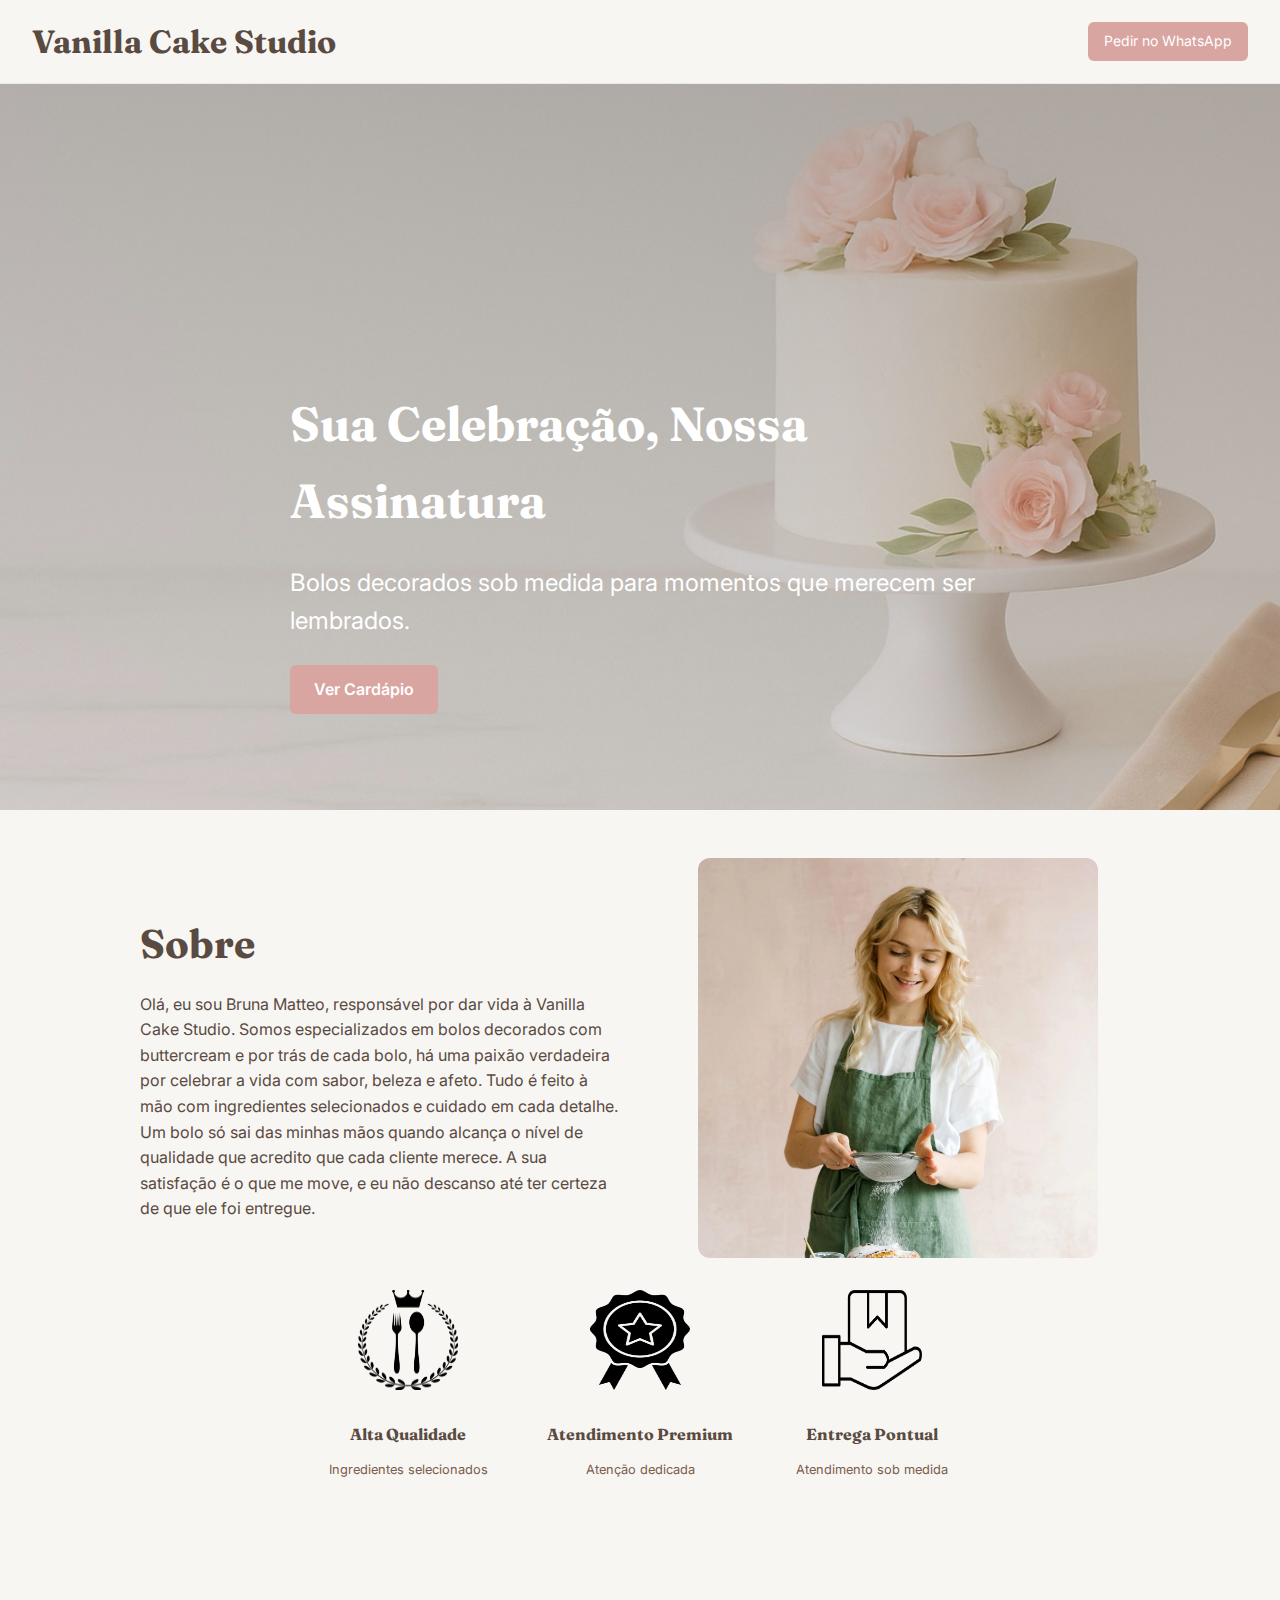
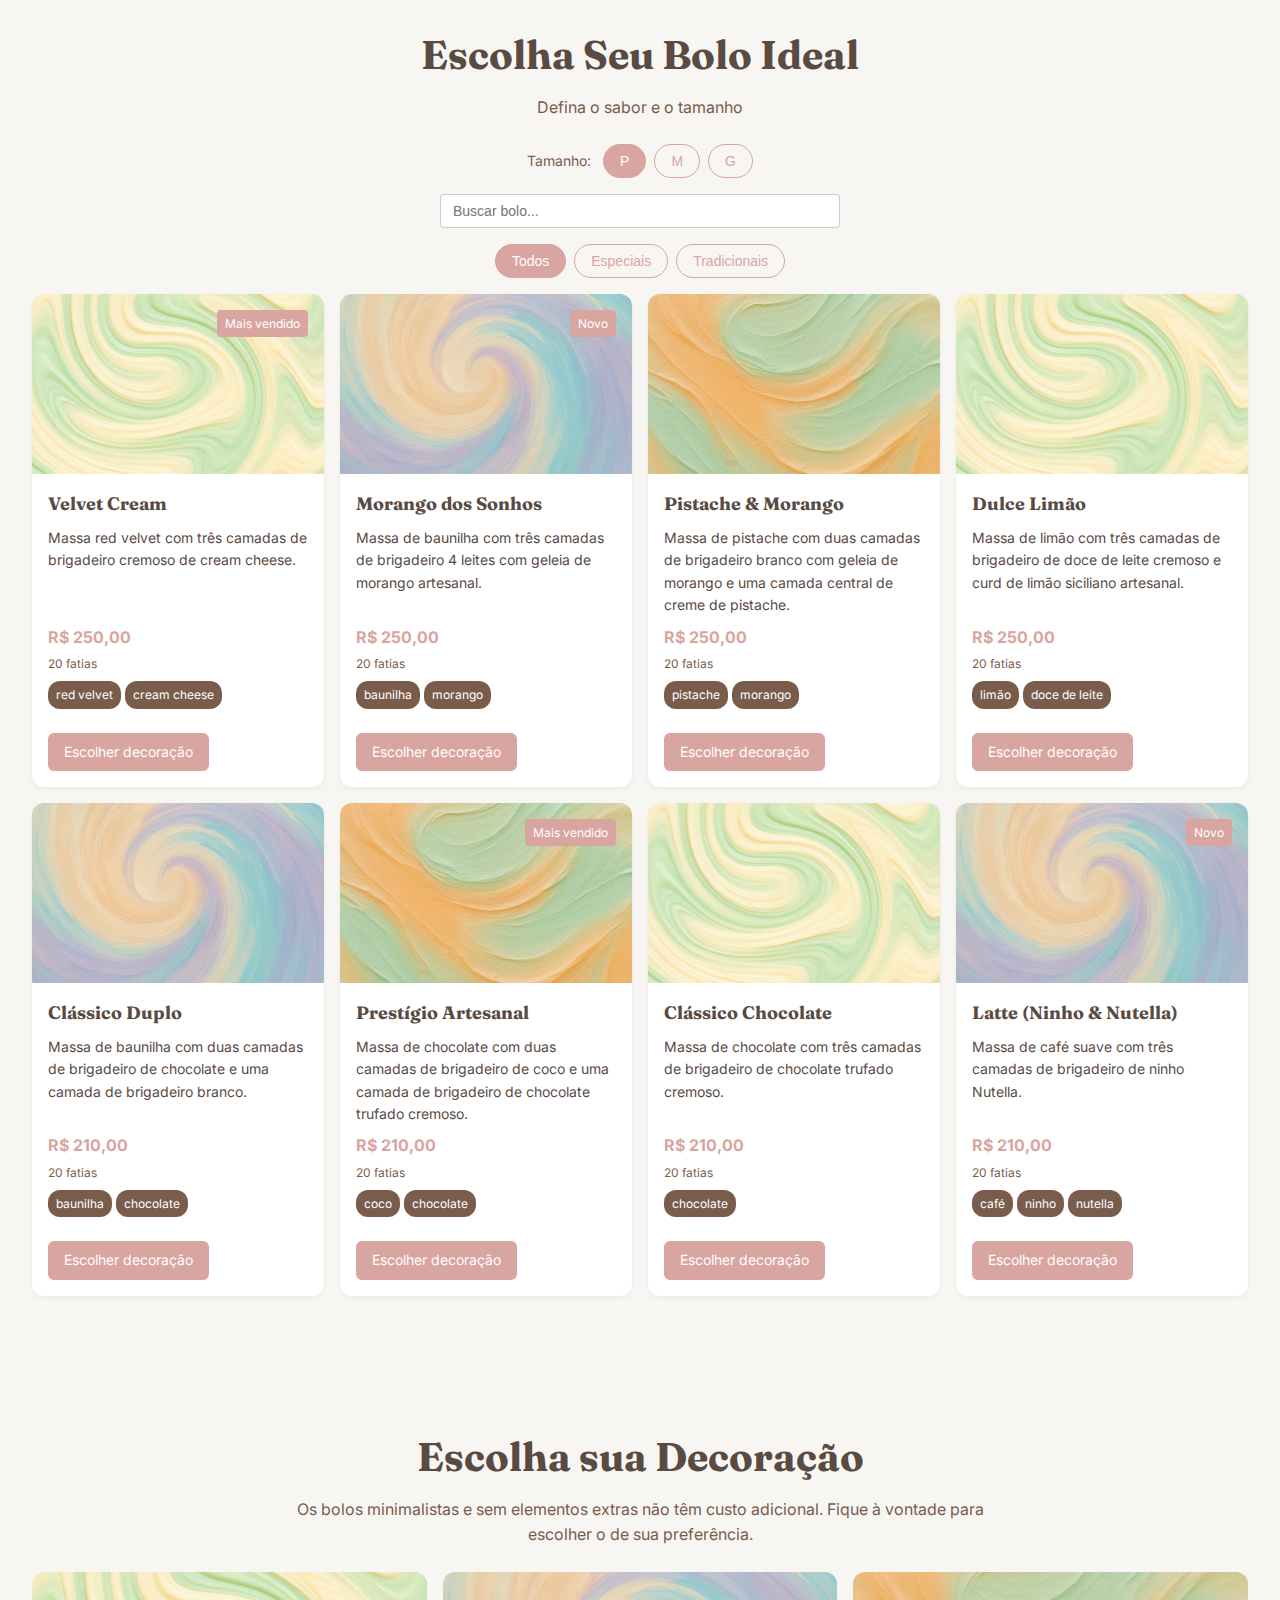
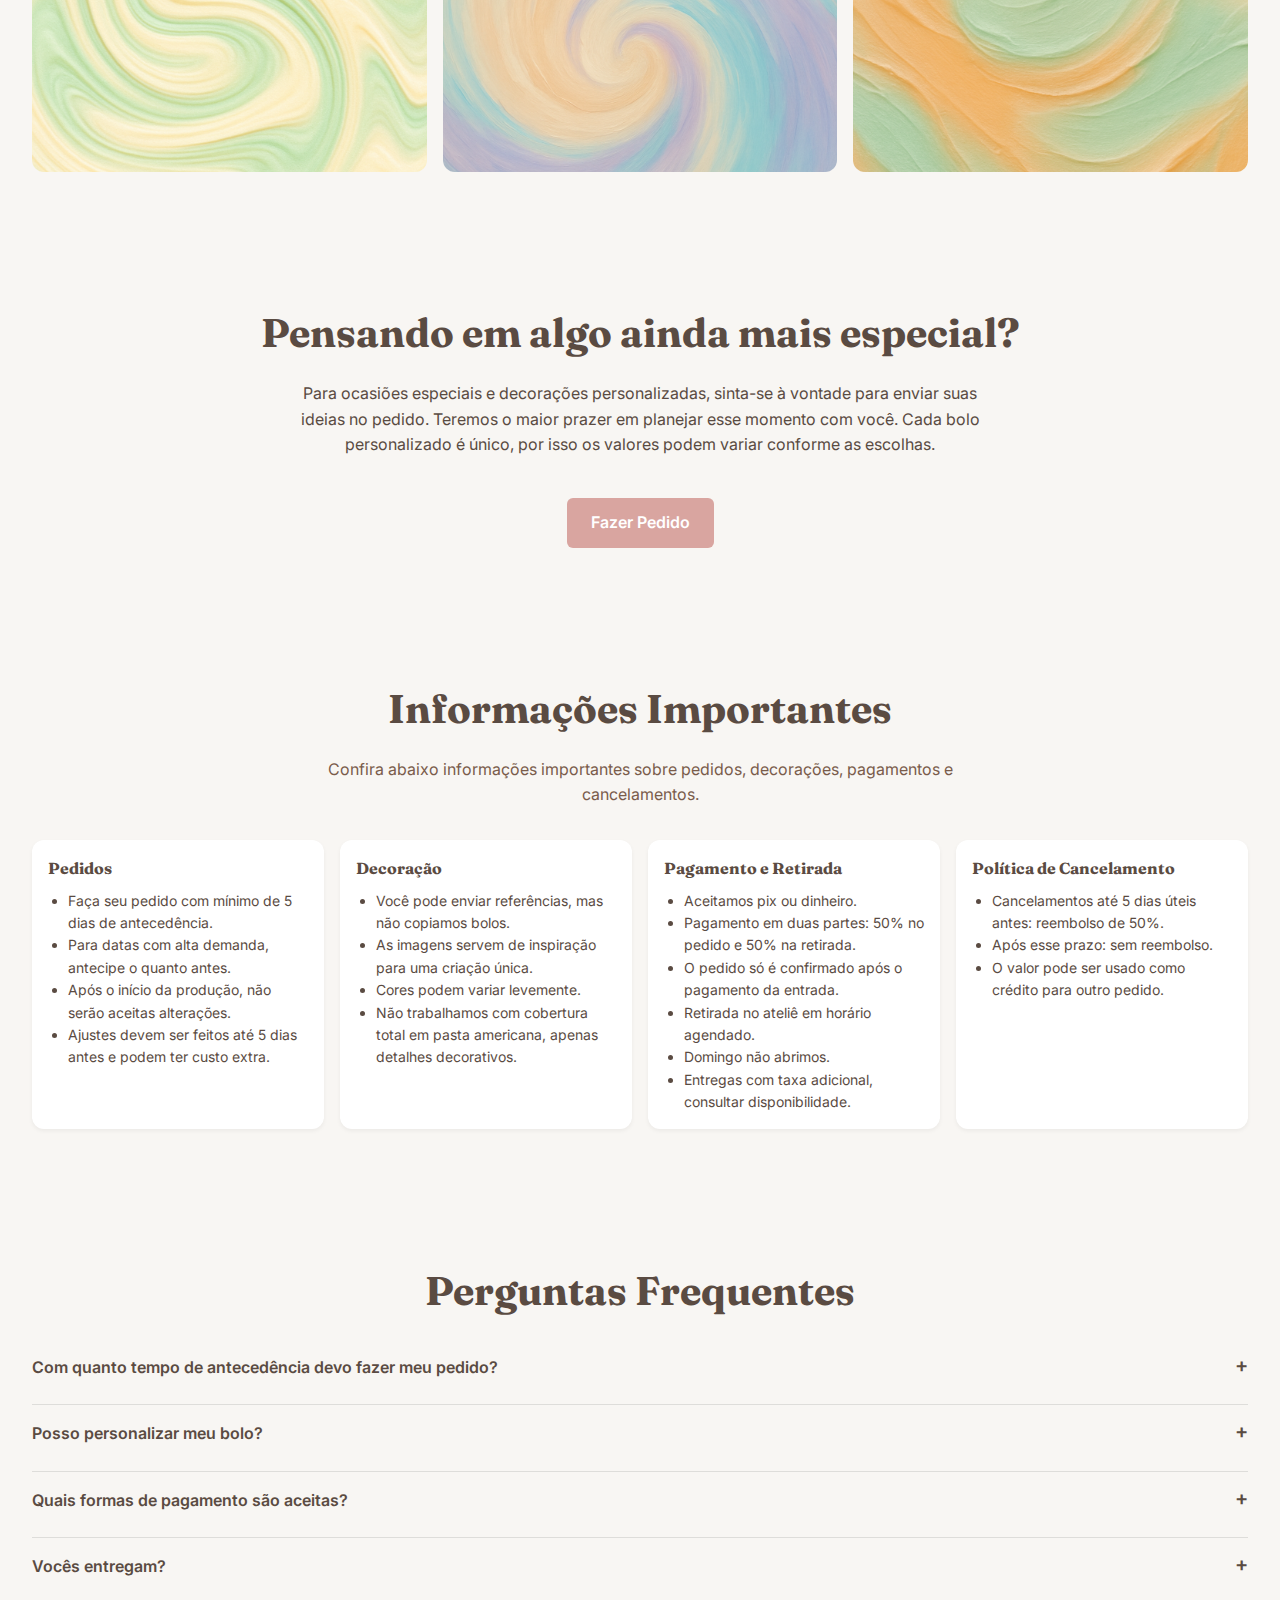
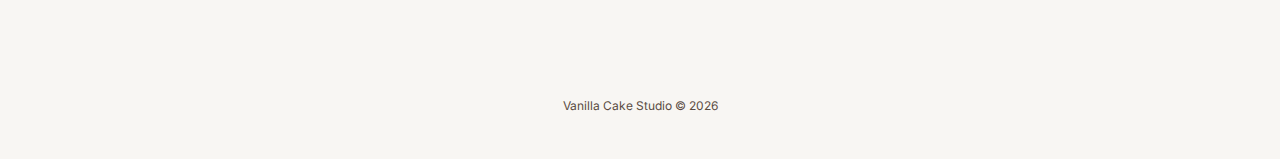
<file: index.html>
<!DOCTYPE html>
<html lang="pt-BR">
<head>
  <meta charset="UTF-8">
  <meta name="viewport" content="width=device-width, initial-scale=1.0">
  <title>Cardápio Bolo à Vista</title>
  <meta name="description" content="Cardápio de bolos decorados, feitos sob medida e personalizados.">
  <!-- Google Fonts -->
  <!-- Use Fraunces for elegant headlines and Inter for body text -->
  <link href="https://fonts.googleapis.com/css2?family=Fraunces:ital,opsz,wght@0,9..144,600;0,9..144,700;1,9..144,600;1,9..144,700&family=Inter:wght@400;500;600;700&display=swap" rel="stylesheet">
  <!-- Styles -->
  <link rel="stylesheet" href="assets/css/styles.css">
</head>
<body>
  <!-- Header -->
  <header id="header">
    <nav class="nav-bar">
      <div class="brand-text" id="brandText">Bolo à Vista</div>
      <a class="header-cta" id="headerCta" href="#" aria-label="Fazer pedido no WhatsApp">WhatsApp</a>
    </nav>
  </header>
  <!-- Main content will be injected via JS -->
  <main id="main"></main>
  <!-- Footer -->
  <footer id="footer">
    <div class="footer-inner">
      <p id="footerText"></p>
    </div>
  </footer>
  <!-- Scripts -->
  <!-- Default content for offline preview. When the site is deployed the CMS JSON will override these values. -->
  <script src="assets/js/data.js"></script>
  <script src="assets/js/app.js"></script>
  <!-- Netlify Identity Script -->
<script src="https://identity.netlify.com/v1/netlify-identity-widget.js"></script>
<script>
  if (window.netlifyIdentity) {
    // Só abre o popup se a URL tiver token do e-mail (convite/recuperação)
    const hasToken = /token=|confirmation_token=|recovery_token=|invite_token=/.test(location.href);

    window.netlifyIdentity.on('init', function () {
      if (hasToken) {
        window.netlifyIdentity.open(); // abre o modal só nesses casos
      }
    });

    // Depois de concluir (login/signup/reset), manda pro painel
    ['login','signup','passwordRecovery'].forEach(function (evt) {
      window.netlifyIdentity.on(evt, function () {
        location.href = '/admin/';
      });
    });
  }
</script>
  
</body>
</html>
</file>
<file: assets/css/styles.css>
/*
 * Estilos base e componentes para o cardápio de bolos. O tema é definível via
 * variáveis CSS, permitindo troca de cores sem tocar em código. O layout é
 * mobile-first e responsivo.
 */

:root {
  /* Default color palette inspired by elegant cake boutiques. The palette is easily
   * overridden via the CMS but provides a sophisticated starting point. */
  --primary: #d9a5a0;      /* blush / rosa queimado */
  --secondary: #7a5c4b;    /* marrom sofisticado */
  --bg: #fffdfc;          /* off‑white background */
  --card: #ffffff;         /* card backgrounds */
  --text: #5a4b42;         /* primary text color (soft brown) */
  --font-title: 'Fraunces', serif;
  --font-body: 'Inter', sans-serif;
}

body {
  margin: 0;
  font-family: var(--font-body);
  background: var(--bg);
  color: var(--text);
  line-height: 1.6;
  -webkit-font-smoothing: antialiased;
  -moz-osx-font-smoothing: grayscale;
}

a {
  color: inherit;
  text-decoration: none;
}

/* Header */
.nav-bar {
  display: flex;
  justify-content: space-between;
  align-items: center;
  padding: 1rem clamp(1rem, 5vw, 2rem);
  position: sticky;
  top: 0;
  z-index: 1000;
  background: var(--bg);
  backdrop-filter: blur(5px);
  border-bottom: 1px solid rgba(0,0,0,0.05);
}

.brand-text {
  font-family: var(--font-title);
  font-size: clamp(1.25rem, 5vw, 2rem);
  font-weight: 700;
}

.header-cta {
  padding: 0.5rem 1rem;
  font-size: clamp(0.75rem, 2vw, 0.875rem);
  color: #fff;
  background: var(--primary);
  border-radius: 6px;
  text-decoration: none;
  transition: background .3s;
  display: inline-block;
}

.header-cta:hover,
.header-cta:focus {
  background: var(--secondary);
}

/* Generic section styles */
section {
  padding: clamp(2rem, 5vw, 3rem) clamp(1rem, 4vw, 2rem);
}

/* Hero */
.hero {
  position: relative;
  color: #fff;
  text-align: center;
  min-height: 60vh;
  display: flex;
  justify-content: center;
  align-items: center;
  overflow: hidden;
}

.hero .hero-content {
  position: relative;
  z-index: 1;
  max-width: 700px;
  padding: 0 1rem;
}

.hero img {
  position: absolute;
  top: 0;
  left: 0;
  width: 100%;
  height: 100%;
  object-fit: cover;
  z-index: 0;
}

.hero .overlay {
  position: absolute;
  top: 0;
  left: 0;
  width: 100%;
  height: 100%;
  z-index: 0;
}

.hero-title {
  font-family: var(--font-title);
  font-size: clamp(1.75rem, 6vw, 3rem);
  margin-bottom: 0.5rem;
}

.hero-subtitle {
  font-size: clamp(1rem, 2.5vw, 1.5rem);
  margin-bottom: 1.5rem;
}

.hero-cta {
  display: inline-block;
  padding: 0.75rem 1.5rem;
  background: var(--primary);
  color: #fff;
  border-radius: 6px;
  text-decoration: none;
  font-weight: 600;
  transition: background .3s;
}

.hero-cta:hover,
.hero-cta:focus {
  background: var(--secondary);
}

/* About */
.about {
  background: var(--bg);
  /* Centraliza a seção About dentro da largura máxima definida */
  max-width: 1000px;
  margin-left: auto;
  margin-right: auto;
}

.about-title {
  font-family: var(--font-title);
  font-size: clamp(1.5rem, 5vw, 2.5rem);
  margin-bottom: 1rem;
}

.about-text {
  font-size: clamp(0.9rem, 3vw, 1rem);
  line-height: 1.6;
  margin-bottom: 1rem;
}

.feature-list {
  display: grid;
  /* Aumente a largura mínima para acomodar ícones maiores */
  grid-template-columns: repeat(auto-fit, minmax(200px, 1fr));
  gap: 1rem;
  margin-top: 2rem;
}

.feature-item {
  background: var(--card);
  border-radius: 12px;
  padding: 1rem;
  text-align: center;
  box-shadow: 0 2px 4px rgba(0,0,0,0.05);
}

.feature-icon {
  margin-bottom: 0.5rem;
  font-size: 2rem;
}

/* Ajusta imagens usadas como ícones na seção Sobre */
.feature-icon img {
  /* Aumente o tamanho dos ícones das features para melhor legibilidade */
  /* Amplie ainda mais os ícones para melhor visibilidade */
  width: 180px;
  height: 180px;
  margin: 0 auto 0.5rem auto;
  display: block;
}

/* Sobre - novo layout */
.about-container {
  display: grid;
  gap: 1.5rem;
  align-items: center;
  justify-content: center;
  /* Em mobile, mantém layout empilhado. Em telas maiores, usa colunas iguais para imagem e conteúdo. */
  grid-template-columns: 1fr;
}

.about-content {
  max-width: 600px;
}

.about-image {
  width: 100%;
  max-width: 350px;
  border-radius: 12px;
  object-fit: cover;
}

@media (min-width: 768px) {
  .about-container {
    /* Divide a área igualmente entre texto e imagem para melhor equilíbrio */
    grid-template-columns: 1fr 1fr;
    gap: 2rem;
    /* Alinha o topo para que a imagem comece na mesma altura do texto */
    align-items: flex-start;
  }
  .about-content {
    text-align: left;
    padding-right: 1rem;
  }
  .about-image {
    width: 100%;
    max-width: 400px;
  }
}

/* === Novo layout para Sobre === */
/* Grid principal (texto + imagem) */
.about-grid {
  display: grid;
  gap: 1.5rem;
  align-items: center;
}
@media (min-width: 768px) {
  .about-grid {
    grid-template-columns: 1fr 1fr;
    gap: 2rem;
    align-items: center;
  }
}

/* Wrapper do texto */
.about-text-wrapper {
  text-align: left;
}

/* Ajuste da imagem na seção sobre */
.about-image {
  width: 100%;
  max-width: 400px;
  border-radius: 12px;
  object-fit: cover;
  margin: 0 auto;
}

/* Linha de ícones/recursos */
.features-row {
  display: flex;
  flex-wrap: wrap;
  /* Centraliza os ícones na linha e adiciona espaçamento uniforme */
  justify-content: center;
  gap: 2rem;
  margin-top: 2rem;
}

.features-row .feature-item {
  /* Garante que cada item tenha largura consistente e centralizada */
  flex: 0 0 200px;
  text-align: center;
  /* Remove qualquer aparência de cartão herdada */
  background: none;
  border-radius: 0;
  box-shadow: none;
  padding: 0;
}

.features-row .feature-item img {
  /* Aumenta o tamanho dos ícones sem aumentar os cartões */
  /* Ícones ajustados para elegância: grandes, mas sem exagero */
  width: 100px;
  height: 100px;
  margin: 0 auto 0.5rem auto;
}

.features-row .feature-item h3 {
  font-family: var(--font-title);
  font-size: 1rem;
  margin-bottom: 0.25rem;
}

.features-row .feature-item p {
  font-size: 0.8rem;
  color: var(--secondary);
}

/* Decorations section */
.decorations {
  background: var(--bg);
  text-align: center;
}

.decorations-title {
  font-family: var(--font-title);
  font-size: clamp(1.5rem, 5vw, 2.5rem);
  margin-bottom: 0.5rem;
}

.decorations-subtitle {
  font-size: clamp(0.9rem, 3vw, 1rem);
  max-width: 700px;
  margin: 0 auto 1.5rem auto;
  color: var(--secondary);
}

.decorations-grid {
  display: grid;
  grid-template-columns: repeat(auto-fit, minmax(200px, 1fr));
  gap: 1rem;
}

.decorations-grid img {
  width: 100%;
  height: 200px;
  object-fit: cover;
  border-radius: 12px;
}

/* Policies intro */
.policies-intro {
  font-size: clamp(0.9rem, 3vw, 1rem);
  max-width: 700px;
  margin: 0 auto 2rem auto;
  text-align: center;
  color: var(--secondary);
}

/* Menu */
.menu-section {}

.menu-title {
  font-family: var(--font-title);
  font-size: clamp(1.5rem, 5vw, 2.5rem);
  text-align: center;
  margin-bottom: 1rem;
}

/* Subtítulo da seção do cardápio */
.menu-subtitle {
  font-size: clamp(0.85rem, 2.5vw, 1rem);
  text-align: center;
  margin-top: -0.5rem;
  margin-bottom: 1.5rem;
  color: var(--secondary);
}

.search-container {
  display: flex;
  justify-content: center;
  margin-bottom: 1rem;
}

/* Informação da categoria (descrição + tabela de tamanhos) */
.category-info {
  max-width: 600px;
  margin: 0 auto 1.5rem auto;
  text-align: center;
  display: none; /* escondido até que uma categoria seja selecionada */
}

.category-description {
  font-size: 0.9rem;
  font-weight: 600;
  color: var(--secondary);
  margin-bottom: 0.25rem;
}

.category-sizes {
  display: flex;
  flex-direction: column;
  gap: 0.25rem;
  font-size: 0.85rem;
  align-items: center;
}

/* Resumo compacto de preços P/M/G por categoria */
.price-summary {
  font-size: 0.9rem;
  color: var(--secondary);
  margin-top: 0.25rem;
}

/* O texto dentro da price-summary em strong deve ter maior contraste */
.price-summary strong {
  font-weight: 700;
  color: var(--text);
  font-size: 1rem;
}

.size-line {
  color: var(--text);
}

/* Blocos de categorias e preços quando "Todos" está selecionado */
.category-block {
  margin-bottom: 1rem;
  text-align: center;
}

.category-block strong {
  display: block;
  font-family: var(--font-title);
  font-size: 1rem;
  margin-bottom: 0.25rem;
}

.category-block .block-description {
  font-size: 0.85rem;
  color: var(--secondary);
  margin-bottom: 0.25rem;
}

.category-block .size-line {
  font-size: 0.8rem;
}

.search-input {
  width: 100%;
  max-width: 400px;
  padding: 0.5rem 0.75rem;
  border: 1px solid rgba(0,0,0,0.2);
  border-radius: 4px;
  font-size: 0.875rem;
}

.category-filters {
  display: flex;
  flex-wrap: wrap;
  gap: 0.5rem;
  justify-content: center;
  margin-bottom: 1rem;
}

/* Seletor de tamanhos P/M/G */
.size-selector {
  display: flex;
  flex-wrap: wrap;
  justify-content: center;
  align-items: center;
  gap: 0.5rem;
  margin-bottom: 1rem;
}
.size-label {
  font-size: 0.875rem;
  color: var(--secondary);
  margin-right: 0.25rem;
}
.size-button {
  padding: 0.5rem 1rem;
  border: 1px solid var(--primary);
  border-radius: 20px;
  background: transparent;
  color: var(--primary);
  font-size: 0.875rem;
  cursor: pointer;
  transition: background 0.3s ease, color 0.3s ease;
}
.size-button.active {
  background: var(--primary);
  color: #ffffff;
}
.size-button:hover,
.size-button:focus {
  background: var(--secondary);
  color: #ffffff;
}

.category-button {
  padding: 0.5rem 1rem;
  border: 1px solid var(--primary);
  border-radius: 20px;
  background: transparent;
  color: var(--primary);
  font-size: 0.875rem;
  cursor: pointer;
  transition: background .3s, color .3s;
}

.category-button.active,
.category-button:hover {
  background: var(--primary);
  color: #fff;
}

.product-grid {
  display: grid;
  grid-template-columns: repeat(auto-fit, minmax(260px, 1fr));
  gap: 1rem;
}

.product-card {
  background: var(--card);
  border-radius: 12px;
  box-shadow: 0 2px 4px rgba(0,0,0,0.05);
  overflow: hidden;
  display: flex;
  flex-direction: column;
  position: relative;
  transition: transform .2s;
}

.product-card:hover {
  transform: translateY(-2px);
}

.product-image {
  width: 100%;
  height: 180px;
  background: #f7f5f2;
  display: flex;
  justify-content: center;
  align-items: center;
}

.product-image img {
  width: 100%;
  height: 100%;
  object-fit: cover;
}

.product-info {
  padding: 1rem;
  flex: 1;
  display: flex;
  flex-direction: column;
}

.product-name {
  font-family: var(--font-title);
  font-size: 1.125rem;
  margin: 0 0 0.5rem 0;
}

.product-description {
  font-size: 0.875rem;
  margin: 0 0 0.5rem 0;
  flex: 1;
}

.product-price {
  font-weight: 700;
  margin-bottom: 0.25rem;
  color: var(--primary);
}

.product-serves {
  font-size: 0.75rem;
  margin-bottom: 0.5rem;
  color: var(--secondary);
}

/* Tabela de tamanhos dentro de cada card */
.product-sizes {
  font-size: 0.8rem;
  margin-bottom: 0.5rem;
  color: var(--text);
}

.product-sizes .size-line {
  /* Exibe os tamanhos, fatias e preços em linhas separadas */
  margin-bottom: 0.25rem;
}

.product-tags {
  display: flex;
  flex-wrap: wrap;
  gap: 0.25rem;
  margin-bottom: 0.5rem;
}

.product-tag {
  font-size: 0.75rem;
  padding: 0.25rem 0.5rem;
  background: var(--secondary);
  color: #fff;
  border-radius: 12px;
}

.product-badge {
  position: absolute;
  top: 1rem;
  right: 1rem;
  background: var(--primary);
  color: #fff;
  font-size: 0.75rem;
  padding: 0.25rem 0.5rem;
  border-radius: 4px;
}

.product-cta {
  align-self: flex-start;
  margin-top: 1rem;
  padding: 0.5rem 1rem;
  background: var(--primary);
  color: #fff;
  border-radius: 6px;
  font-size: 0.875rem;
  text-decoration: none;
  transition: background .3s;
}

.product-cta:hover,
.product-cta:focus {
  background: var(--secondary);
}

/* Gallery */
.gallery-title {
  font-family: var(--font-title);
  font-size: clamp(1.5rem, 5vw, 2.5rem);
  text-align: center;
  margin-bottom: 1rem;
}

.gallery-grid {
  display: grid;
  grid-template-columns: repeat(auto-fit, minmax(200px, 1fr));
  gap: 1rem;
}

.gallery-grid img {
  width: 100%;
  height: 200px;
  object-fit: cover;
  border-radius: 12px;
}

/* Custom (sob medida) */
.custom {
  text-align: center;
  background: var(--bg);
}

.custom-title {
  font-family: var(--font-title);
  font-size: clamp(1.5rem, 5vw, 2.5rem);
  margin-bottom: 1rem;
}

.custom-text {
  font-size: clamp(0.9rem, 3vw, 1rem);
  max-width: 700px;
  margin: 0 auto 1.5rem auto;
}

.custom-cta {
  display: inline-block;
  margin-top: 1rem;
  padding: 0.75rem 1.5rem;
  background: var(--primary);
  color: #fff;
  border-radius: 6px;
  text-decoration: none;
  font-weight: 600;
  transition: background .3s;
}

.custom-cta:hover,
.custom-cta:focus {
  background: var(--secondary);
}

/* Policies */
.policies-title {
  font-family: var(--font-title);
  font-size: clamp(1.5rem, 5vw, 2.5rem);
  text-align: center;
  margin-bottom: 1rem;
}

.policies-grid {
  display: grid;
  grid-template-columns: repeat(auto-fit, minmax(250px, 1fr));
  gap: 1rem;
}

.policy-card {
  background: var(--card);
  border-radius: 12px;
  padding: 1rem;
  box-shadow: 0 2px 4px rgba(0,0,0,0.05);
}

.policy-card h4 {
  font-family: var(--font-title);
  margin-top: 0;
  margin-bottom: 0.5rem;
  font-size: 1rem;
}

.policy-card ul {
  padding-left: 1.25rem;
  margin: 0;
  font-size: 0.875rem;
  list-style: disc;
}

/* FAQ */
.faq-title {
  font-family: var(--font-title);
  font-size: clamp(1.5rem, 5vw, 2.5rem);
  text-align: center;
  margin-bottom: 1rem;
}

.faq-item {
  border-bottom: 1px solid rgba(0,0,0,0.1);
  padding: 1rem 0;
}

.faq-item:last-child {
  border-bottom: none;
}

.faq-question {
  font-weight: 600;
  cursor: pointer;
  position: relative;
  padding-right: 2rem;
}

.faq-question::after {
  content: '+';
  position: absolute;
  right: 0;
  top: 0;
  font-size: 1.25rem;
  line-height: 1.25rem;
}

.faq-item.open .faq-question::after {
  content: '–';
}

.faq-answer {
  max-height: 0;
  overflow: hidden;
  transition: max-height 0.4s ease;
  font-size: 0.875rem;
  margin-top: 0.5rem;
}

.faq-item.open .faq-answer {
  max-height: 300px;
}

/* Footer */
footer {
  background: var(--bg);
  padding: 2rem;
  text-align: center;
  font-size: 0.75rem;
  color: var(--text);
}

/* Media Queries */
@media (min-width: 768px) {
  .hero {
    min-height: 70vh;
    text-align: left;
    align-items: flex-end;
  }
  .hero .hero-content {
    margin-bottom: 3rem;
  }
}
</file>
